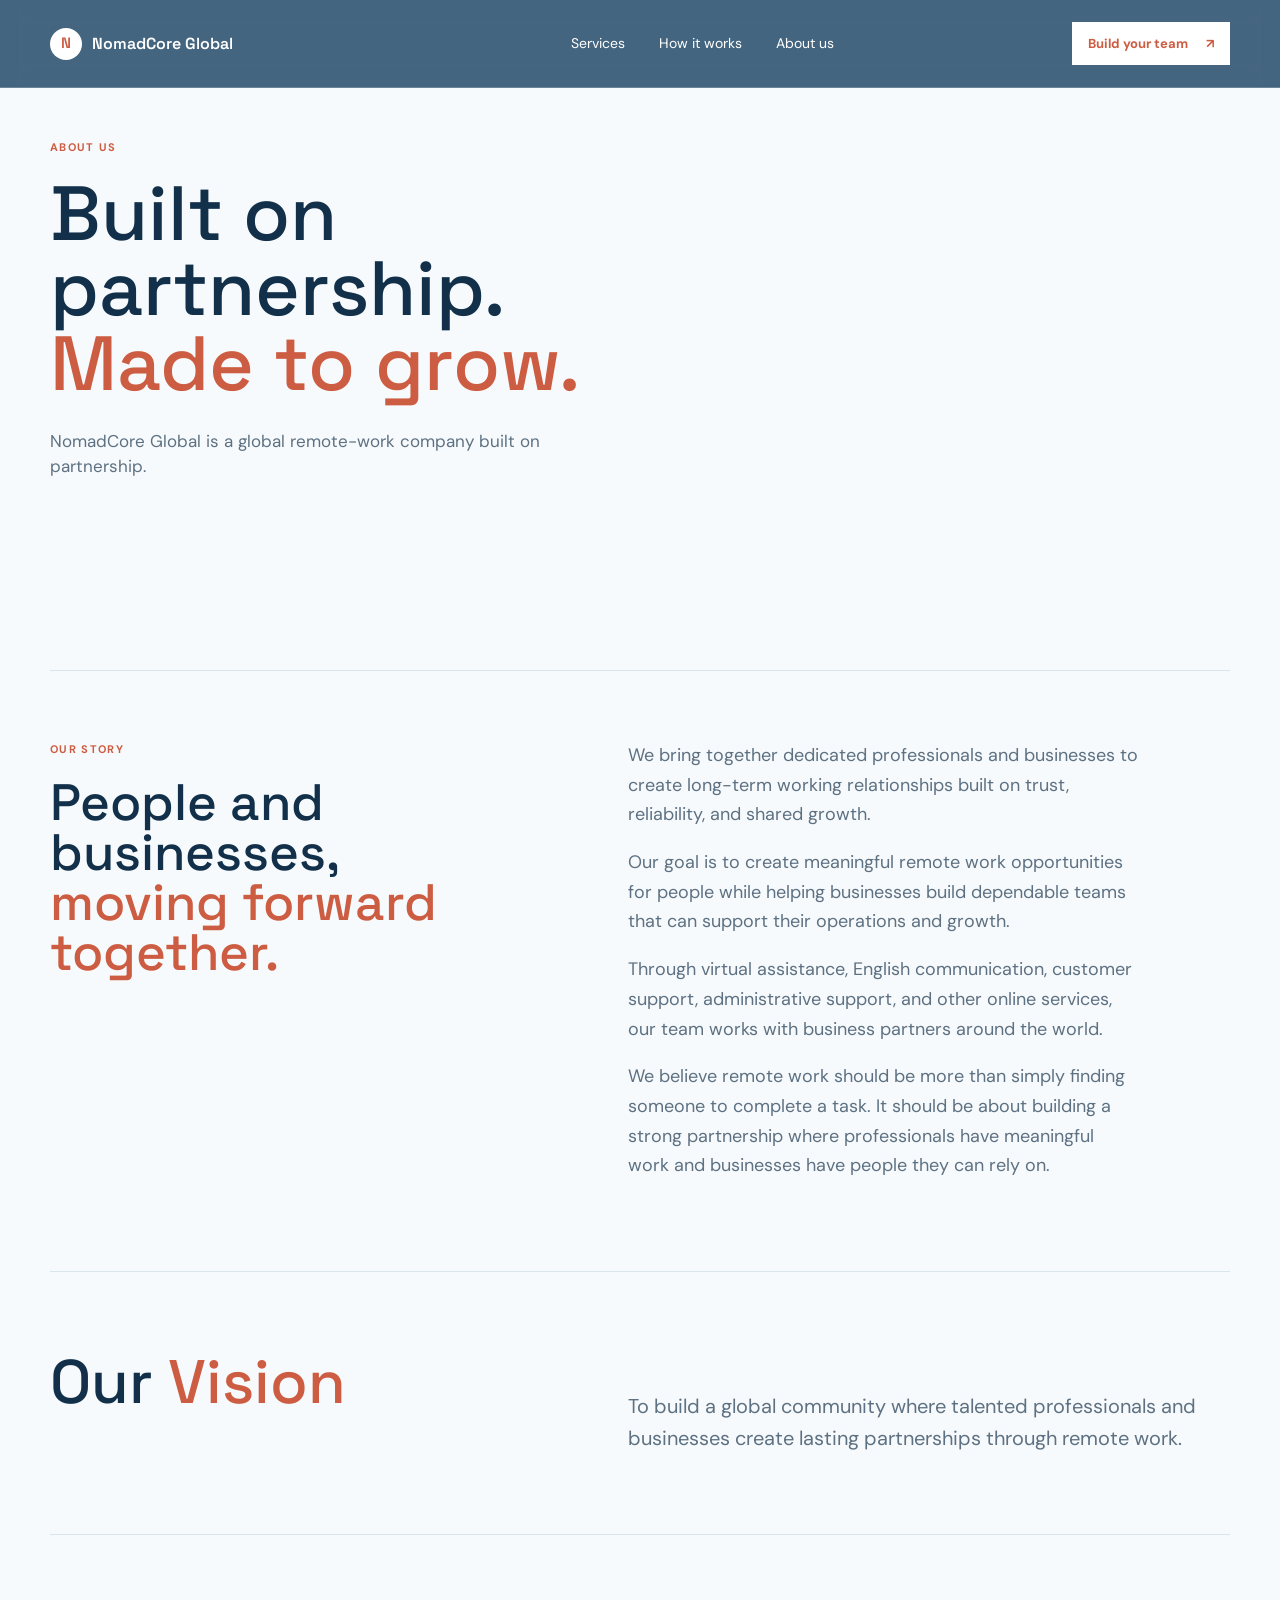
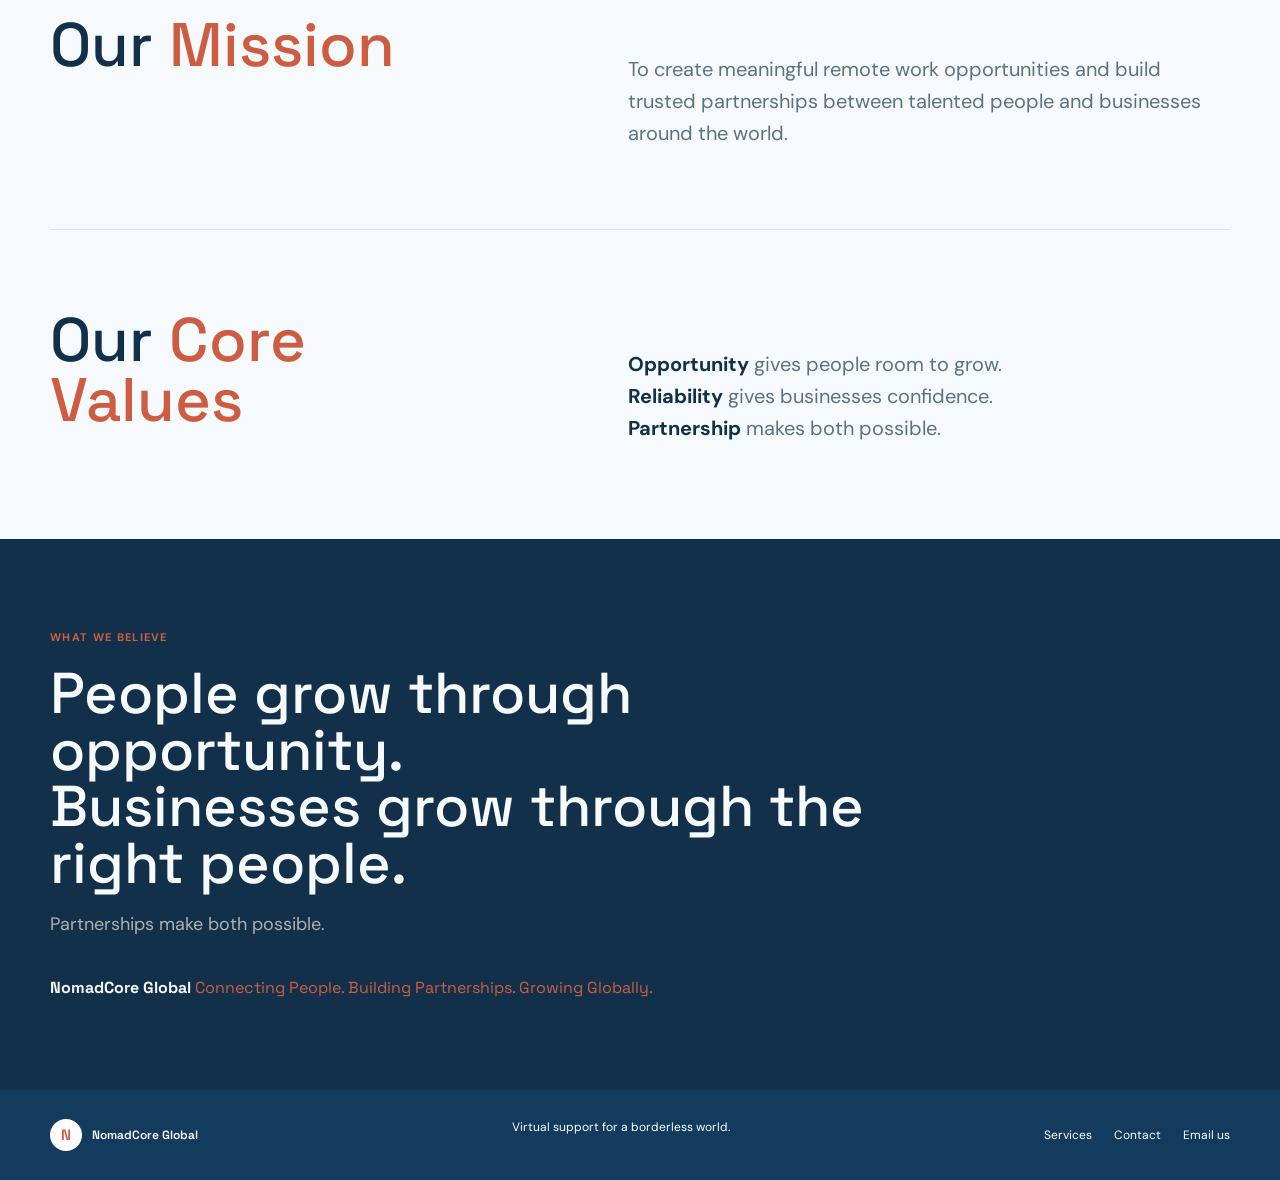
<file: about.html>
<!doctype html>
<html lang="en">
<head>
	<meta charset="utf-8">
	<meta name="viewport" content="width=device-width, initial-scale=1">
	<meta name="description" content="Learn about NomadCore Global, a remote-work company built on meaningful partnerships.">
	<title>About Us | NomadCore Global</title>
	<link rel="preconnect" href="https://fonts.googleapis.com">
	<link rel="preconnect" href="https://fonts.gstatic.com" crossorigin>
	<link href="https://fonts.googleapis.com/css2?family=DM+Sans:wght@400;500;600;700&family=Space+Grotesk:wght@500;600;700&display=swap" rel="stylesheet">
	<link href="https://cdn.jsdelivr.net/npm/bootstrap@5.3.8/dist/css/bootstrap.min.css" rel="stylesheet" integrity="sha384-sRIl4kxILFvY47J16cr9ZwB07vP4J8+LH7qKQnuqkuIAvNWLzeN8tE5YBujZqJLB" crossorigin="anonymous">
	<link rel="stylesheet" href="style.css">
</head>
<body>
	<header class="site-header">
		<a class="brand" href="index.html" aria-label="NomadCore Global home"><span class="brand-mark">N</span><span>NomadCore <strong>Global</strong></span></a>
		<button class="nav-toggle btn btn-outline-light" type="button" data-bs-toggle="collapse" data-bs-target="#site-navigation" aria-controls="site-navigation" aria-expanded="false" aria-label="Toggle navigation"><span aria-hidden="true">&#9776;</span></button><nav class="main-nav collapse" id="site-navigation" aria-label="Main navigation"><a href="services.html">Services</a><a href="how-it-works.html">How it works</a><a href="about.html">About us</a></nav>
		<a class="button button-small btn" href="contact.html">Build your team <span aria-hidden="true">↗</span></a>
	</header>
	<main>
		<section class="section-wrap about-intro"><p class="eyebrow">About us</p><h1>Built on partnership.<br><em>Made to grow.</em></h1><p class="hero-text">NomadCore Global is a global remote-work company built on partnership.</p></section>
		<section class="section-wrap about-story"><div><p class="eyebrow">Our story</p><h2>People and businesses, <em>moving forward together.</em></h2></div><div class="about-copy"><p>We bring together dedicated professionals and businesses to create long-term working relationships built on trust, reliability, and shared growth.</p><p>Our goal is to create meaningful remote work opportunities for people while helping businesses build dependable teams that can support their operations and growth.</p><p>Through virtual assistance, English communication, customer support, administrative support, and other online services, our team works with business partners around the world.</p><p>We believe remote work should be more than simply finding someone to complete a task. It should be about building a strong partnership where professionals have meaningful work and businesses have people they can rely on.</p></div></section>
		<section class="section-wrap about-focus"><div><h2>Our <em>Vision</em></h2></div><p>To build a global community where talented professionals and businesses create lasting partnerships through remote work.</p></section>
		<section class="section-wrap about-focus"><div><h2>Our <em>Mission</em></h2></div><p>To create meaningful remote work opportunities and build trusted partnerships between talented people and businesses around the world.</p></section>
		<section class="section-wrap about-focus about-values"><div><h2>Our <em>Core Values</em></h2></div><p><strong>Opportunity</strong> gives people room to grow.<br><strong>Reliability</strong> gives businesses confidence.<br><strong>Partnership</strong> makes both possible.</p></section>
		<section class="about-belief"><div class="section-wrap"><p class="eyebrow light">What we believe</p><h2>People grow through opportunity.<br>Businesses grow through the right people.</h2><p>Partnerships make both possible.</p><strong>NomadCore Global <em>Connecting People. Building Partnerships. Growing Globally.</em></strong></div></section>
	</main>
	<footer class="site-footer"><a class="brand" href="index.html"><span class="brand-mark">N</span><span>NomadCore <strong>Global</strong></span></a><p>Virtual support for a borderless world.</p><div class="footer-links"><a href="services.html">Services</a><a href="contact.html">Contact</a><a href="mailto:hello@nomadcore.global">Email us</a></div></footer>
</body>
<script src="https://cdn.jsdelivr.net/npm/bootstrap@5.3.8/dist/js/bootstrap.bundle.min.js"></script>
</html>
</file>
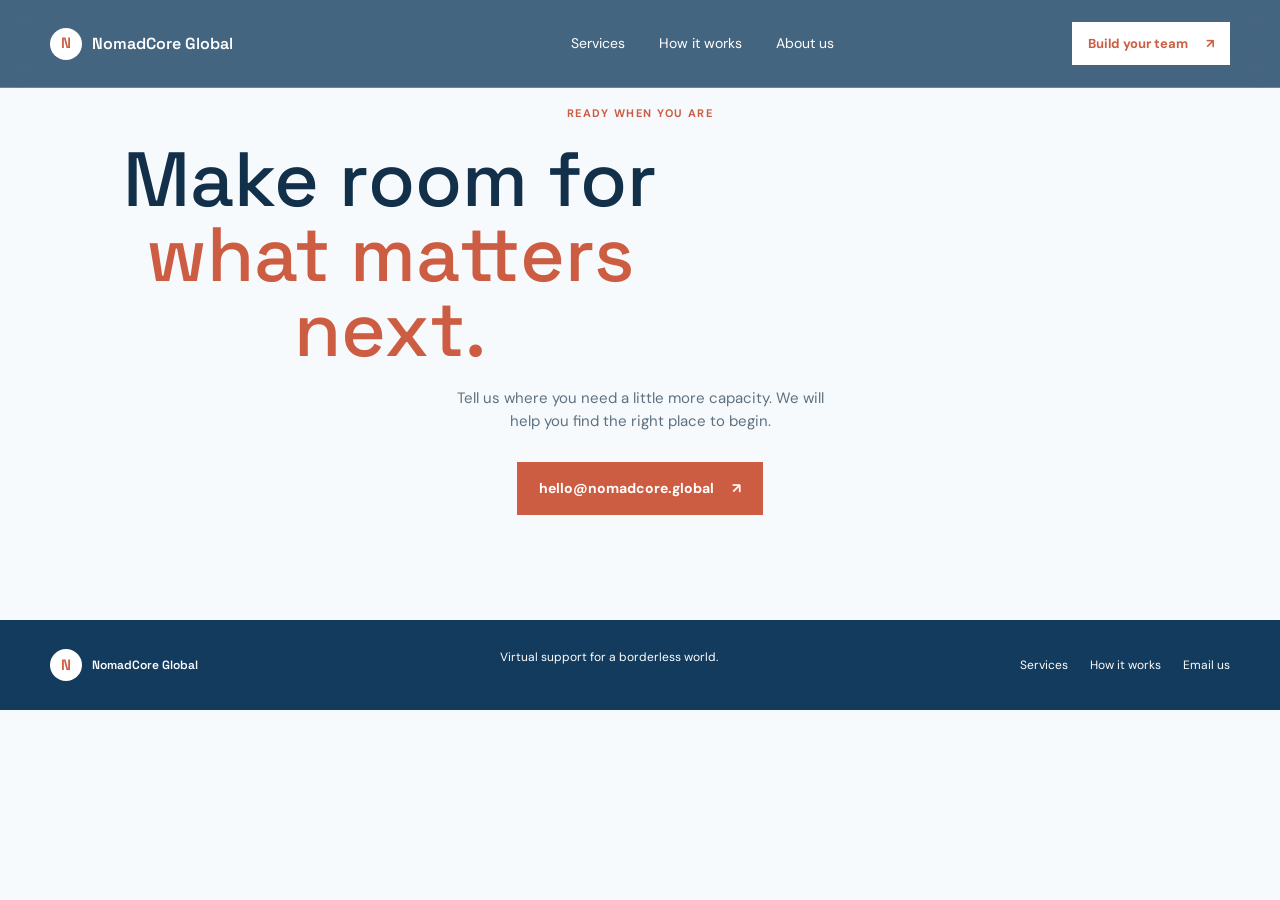
<file: contact.html>
<!doctype html>
<html lang="en">
<head>
    <meta charset="utf-8">
    <meta name="viewport" content="width=device-width, initial-scale=1">
    <meta name="description" content="Start a conversation with NomadCore Global about your remote support needs.">
    <title>Contact | NomadCore Global</title>
    <link rel="preconnect" href="https://fonts.googleapis.com">
    <link rel="preconnect" href="https://fonts.gstatic.com" crossorigin>
    <link href="https://fonts.googleapis.com/css2?family=DM+Sans:wght@400;500;600;700&family=Space+Grotesk:wght@500;600;700&display=swap" rel="stylesheet">
    <link href="https://cdn.jsdelivr.net/npm/bootstrap@5.3.8/dist/css/bootstrap.min.css" rel="stylesheet" integrity="sha384-sRIl4kxILFvY47J16cr9ZwB07vP4J8+LH7qKQnuqkuIAvNWLzeN8tE5YBujZqJLB" crossorigin="anonymous">
    <link rel="stylesheet" href="style.css">
</head>
<body>
    <header class="site-header">
        <a class="brand" href="index.html" aria-label="NomadCore Global home"><span class="brand-mark">N</span><span>NomadCore <strong>Global</strong></span></a>
        <button class="nav-toggle btn btn-outline-light" type="button" data-bs-toggle="collapse" data-bs-target="#site-navigation" aria-controls="site-navigation" aria-expanded="false" aria-label="Toggle navigation"><span aria-hidden="true">&#9776;</span></button><nav class="main-nav collapse" id="site-navigation" aria-label="Main navigation"><a href="services.html">Services</a><a href="how-it-works.html">How it works</a><a href="about.html">About us</a></nav>
        <a class="button button-small btn" href="contact.html">Build your team <span aria-hidden="true">↗</span></a>
    </header>
    <main>
        <section class="contact-section contact-page-section"><div class="section-wrap contact-inner"><p class="eyebrow">Ready when you are</p><h1>Make room for<br><em>what matters next.</em></h1><p>Tell us where you need a little more capacity. We will help you find the right place to begin.</p><a class="button button-light" href="mailto:hello@nomadcore.global">hello@nomadcore.global <span aria-hidden="true">↗</span></a></div></section>
    </main>
    <footer class="site-footer"><a class="brand" href="index.html"><span class="brand-mark">N</span><span>NomadCore <strong>Global</strong></span></a><p>Virtual support for a borderless world.</p><div class="footer-links"><a href="services.html">Services</a><a href="how-it-works.html">How it works</a><a href="mailto:hello@nomadcore.global">Email us</a></div></footer>
</body>
<script src="https://cdn.jsdelivr.net/npm/bootstrap@5.3.8/dist/js/bootstrap.bundle.min.js"></script>
</html>
</file>
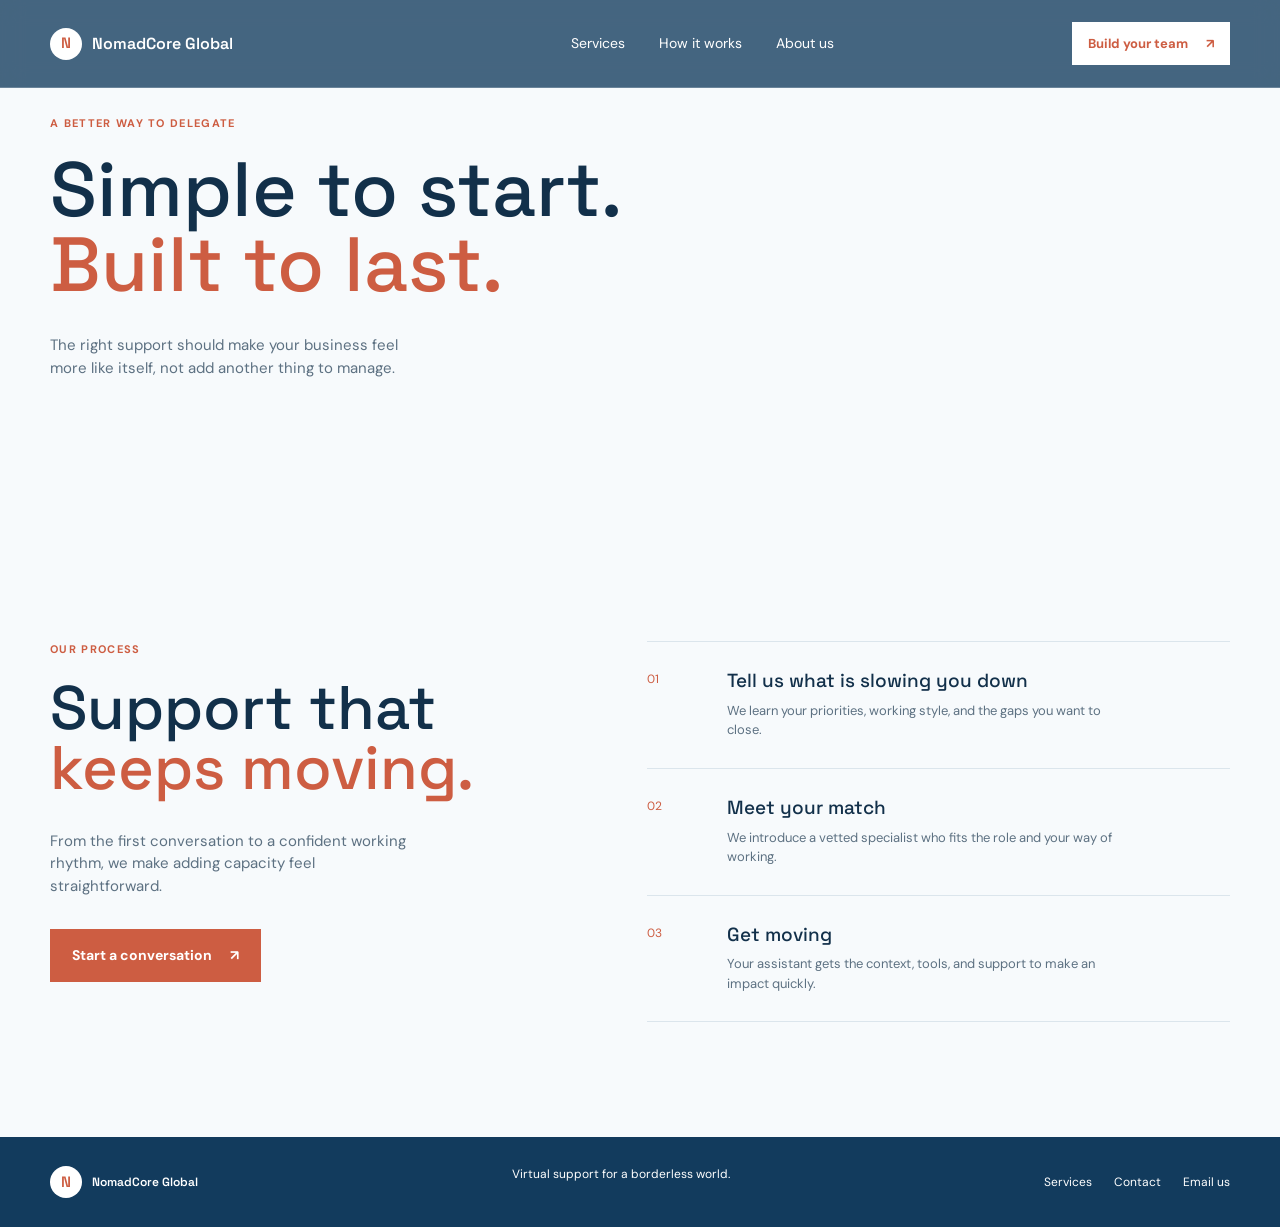
<file: how-it-works.html>
<!doctype html>
<html lang="en">
<head>
	<meta charset="utf-8">
	<meta name="viewport" content="width=device-width, initial-scale=1">
	<meta name="description" content="See how NomadCore Global helps growing businesses find and work with dependable virtual assistants.">
	<title>How It Works | NomadCore Global</title>
	<link rel="preconnect" href="https://fonts.googleapis.com">
	<link rel="preconnect" href="https://fonts.gstatic.com" crossorigin>
	<link href="https://fonts.googleapis.com/css2?family=DM+Sans:wght@400;500;600;700&family=Space+Grotesk:wght@500;600;700&display=swap" rel="stylesheet">
	<link href="https://cdn.jsdelivr.net/npm/bootstrap@5.3.8/dist/css/bootstrap.min.css" rel="stylesheet" integrity="sha384-sRIl4kxILFvY47J16cr9ZwB07vP4J8+LH7qKQnuqkuIAvNWLzeN8tE5YBujZqJLB" crossorigin="anonymous">
	<link rel="stylesheet" href="style.css">
</head>
<body>
	<header class="site-header">
		<a class="brand" href="index.html" aria-label="NomadCore Global home"><span class="brand-mark">N</span><span>NomadCore <strong>Global</strong></span></a>
		<button class="nav-toggle btn btn-outline-light" type="button" data-bs-toggle="collapse" data-bs-target="#site-navigation" aria-controls="site-navigation" aria-expanded="false" aria-label="Toggle navigation"><span aria-hidden="true">&#9776;</span></button><nav class="main-nav collapse" id="site-navigation" aria-label="Main navigation"><a href="services.html">Services</a><a href="how-it-works.html">How it works</a><a href="about.html">About us</a></nav>
		<a class="button button-small btn" href="contact.html">Build your team <span aria-hidden="true">↗</span></a>
	</header>
	<main>
		<section class="dark-section page-hero"><div class="section-wrap"><p class="eyebrow light">A better way to delegate</p><h1>Simple to start.<br><em>Built to last.</em></h1><p class="dark-copy">The right support should make your business feel more like itself, not add another thing to manage.</p></div></section>
		<section class="dark-section process-section"><div class="section-wrap process-layout"><div><p class="eyebrow light">Our process</p><h2>Support that<br><em>keeps moving.</em></h2><p class="dark-copy">From the first conversation to a confident working rhythm, we make adding capacity feel straightforward.</p><a class="button button-light" href="contact.html">Start a conversation <span aria-hidden="true">↗</span></a></div><div class="steps"><div class="step"><span>01</span><div><h3>Tell us what is slowing you down</h3><p>We learn your priorities, working style, and the gaps you want to close.</p></div></div><div class="step"><span>02</span><div><h3>Meet your match</h3><p>We introduce a vetted specialist who fits the role and your way of working.</p></div></div><div class="step"><span>03</span><div><h3>Get moving</h3><p>Your assistant gets the context, tools, and support to make an impact quickly.</p></div></div></div></div></section>
	</main>
	<footer class="site-footer"><a class="brand" href="index.html"><span class="brand-mark">N</span><span>NomadCore <strong>Global</strong></span></a><p>Virtual support for a borderless world.</p><div class="footer-links"><a href="services.html">Services</a><a href="contact.html">Contact</a><a href="mailto:hello@nomadcore.global">Email us</a></div></footer>
</body>
<script src="https://cdn.jsdelivr.net/npm/bootstrap@5.3.8/dist/js/bootstrap.bundle.min.js"></script>
</html>
</file>
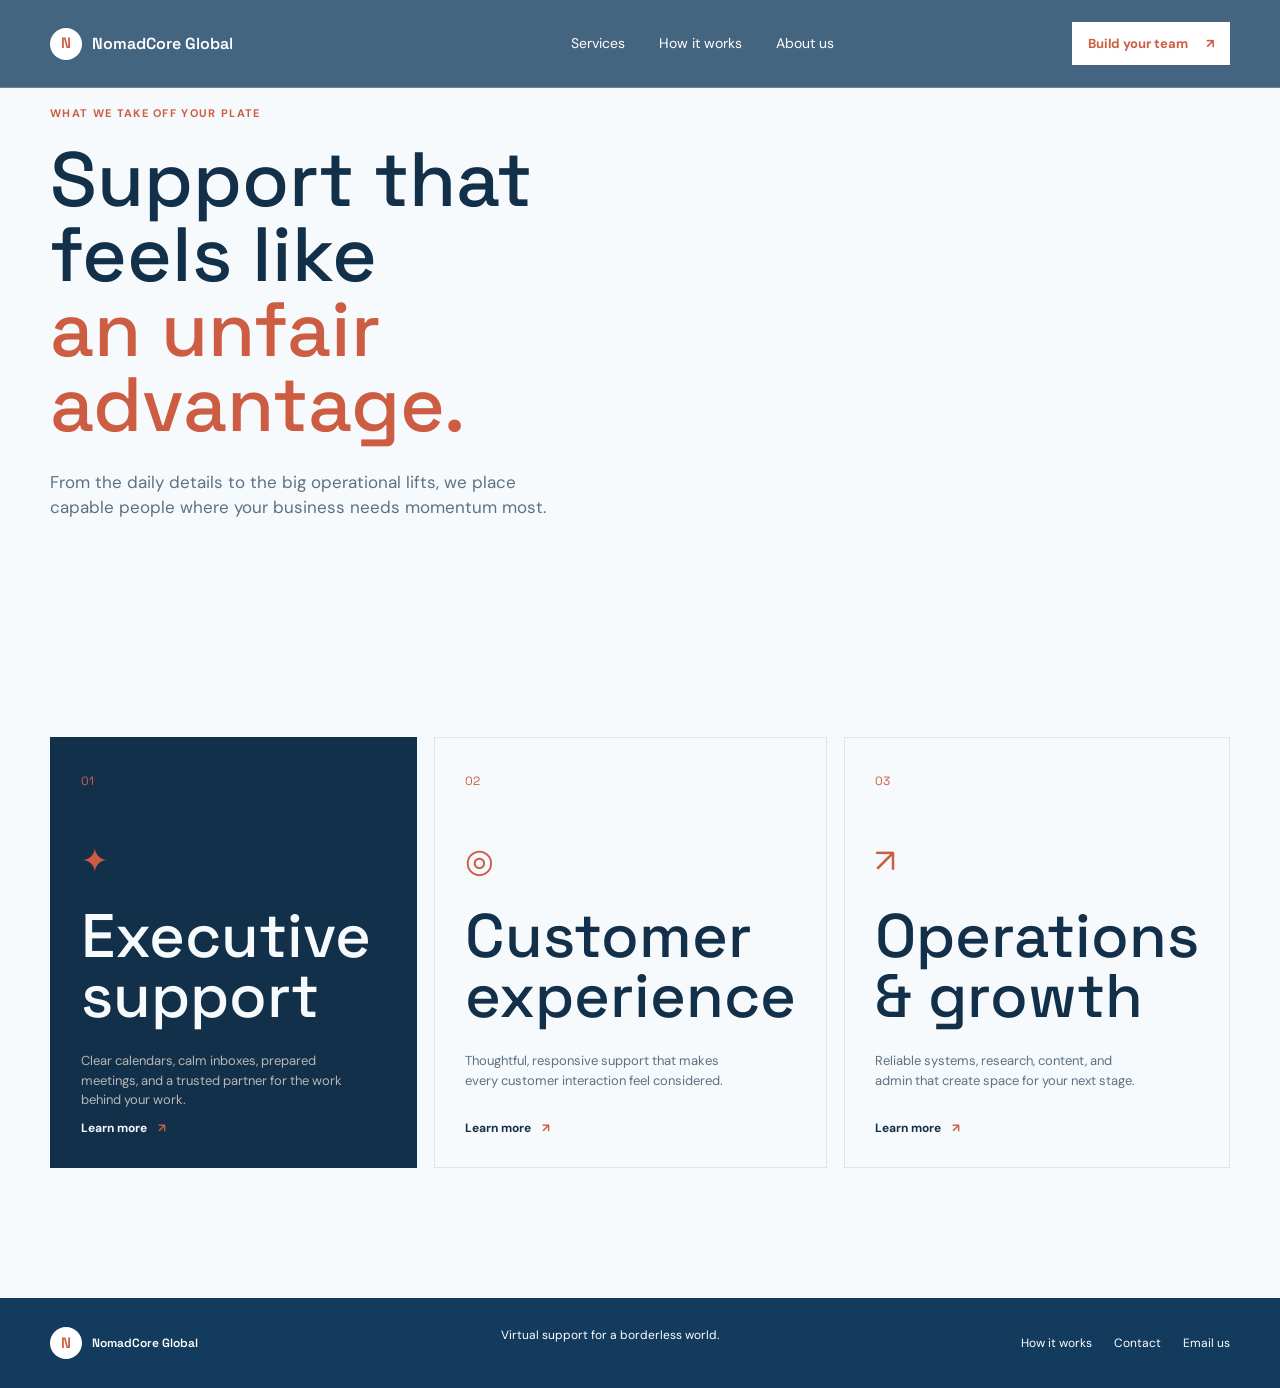
<file: services.html>
<!doctype html>
<html lang="en">
<head>
    <meta charset="utf-8">
    <meta name="viewport" content="width=device-width, initial-scale=1">
    <meta name="description" content="Explore the executive, customer experience, and operations support services from NomadCore Global.">
    <title>Services | NomadCore Global</title>
    <link rel="preconnect" href="https://fonts.googleapis.com">
    <link rel="preconnect" href="https://fonts.gstatic.com" crossorigin>
    <link href="https://fonts.googleapis.com/css2?family=DM+Sans:wght@400;500;600;700&family=Space+Grotesk:wght@500;600;700&display=swap" rel="stylesheet">
    <link href="https://cdn.jsdelivr.net/npm/bootstrap@5.3.8/dist/css/bootstrap.min.css" rel="stylesheet" integrity="sha384-sRIl4kxILFvY47J16cr9ZwB07vP4J8+LH7qKQnuqkuIAvNWLzeN8tE5YBujZqJLB" crossorigin="anonymous">
    <link rel="stylesheet" href="style.css">
</head>
<body>
    <header class="site-header">
        <a class="brand" href="index.html" aria-label="NomadCore Global home"><span class="brand-mark">N</span><span>NomadCore <strong>Global</strong></span></a>
        <button class="nav-toggle btn btn-outline-light" type="button" data-bs-toggle="collapse" data-bs-target="#site-navigation" aria-controls="site-navigation" aria-expanded="false" aria-label="Toggle navigation"><span aria-hidden="true">&#9776;</span></button><nav class="main-nav collapse" id="site-navigation" aria-label="Main navigation"><a href="services.html">Services</a><a href="how-it-works.html">How it works</a><a href="about.html">About us</a></nav>
        <a class="button button-small btn" href="contact.html">Build your team <span aria-hidden="true">↗</span></a>
    </header>
    <main>
        <section class="section-wrap page-intro"><p class="eyebrow">What we take off your plate</p><h1>Support that feels like<br><em>an unfair advantage.</em></h1><p class="hero-text">From the daily details to the big operational lifts, we place capable people where your business needs momentum most.</p></section>
        <section class="section-wrap services-section services-page-section"><div class="service-grid"><article class="service-card featured"><span class="service-number">01</span><div class="service-icon">✦</div><h2>Executive support</h2><p>Clear calendars, calm inboxes, prepared meetings, and a trusted partner for the work behind your work.</p><a href="contact.html">Learn more <span>↗</span></a></article><article class="service-card"><span class="service-number">02</span><div class="service-icon">◎</div><h2>Customer experience</h2><p>Thoughtful, responsive support that makes every customer interaction feel considered.</p><a href="contact.html">Learn more <span>↗</span></a></article><article class="service-card"><span class="service-number">03</span><div class="service-icon">↗</div><h2>Operations &amp; growth</h2><p>Reliable systems, research, content, and admin that create space for your next stage.</p><a href="contact.html">Learn more <span>↗</span></a></article></div></section>
    </main>
    <footer class="site-footer"><a class="brand" href="index.html"><span class="brand-mark">N</span><span>NomadCore <strong>Global</strong></span></a><p>Virtual support for a borderless world.</p><div class="footer-links"><a href="how-it-works.html">How it works</a><a href="contact.html">Contact</a><a href="mailto:hello@nomadcore.global">Email us</a></div></footer>
</body>
<script src="https://cdn.jsdelivr.net/npm/bootstrap@5.3.8/dist/js/bootstrap.bundle.min.js"></script>
</html>
</file>
<file: style.css>
:root { --ink: #12304a; --muted: #5d7182; --cream: #f7fafc; --red: #CD5D42; --red-dark: #a94632; --maroon: #123b5d; --line: #dbe5ec; --coral: var(--red); }
* { box-sizing: border-box; }
html { scroll-behavior: smooth; }
body { margin: 0; color: var(--ink); background: var(--cream); font-family: "DM Sans", sans-serif; line-height: 1.5; }
a { color: inherit; text-decoration: none; }
.site-header, .site-footer, .section-wrap { width: min(1180px, calc(100% - 96px)); margin-inline: auto; }
.site-header { position: fixed; top: 0; right: 0; left: 0; z-index: 1030; display: flex; align-items: center; justify-content: space-between; width: 100%; max-width: none; height: 88px; min-height: 88px; padding: 24px max(48px, calc((100% - 1180px) / 2)); color: white; background: rgba(18, 59, 93, .78); border-bottom: 1px solid rgba(255, 255, 255, .2); backdrop-filter: blur(12px); -webkit-backdrop-filter: blur(12px); }
.brand { display: inline-flex; align-items: center; gap: 10px; font-family: "Space Grotesk", sans-serif; font-weight: 600; letter-spacing: 0; }
.brand strong { color: white; font-weight: 600; }
.brand-mark { display: grid; place-items: center; width: 32px; height: 32px; color: var(--red); background: white; border-radius: 50%; font-size: 15px; }
.main-nav { display: flex; gap: 34px; margin-left: 100px; color: white; font-size: 14px; }
.main-nav a, .footer-links a { transition: opacity .2s ease; }.main-nav a:hover, .footer-links a:hover { opacity: .7; }
.site-header .button-small { color: var(--red); background: white; border-color: white; }
.button { display: inline-flex; align-items: center; gap: 18px; padding: 15px 21px; color: white; background: var(--red); border: 1px solid var(--red); border-radius: 0; font-weight: 700; font-size: 14px; transition: transform .2s ease, background .2s ease; }.button:hover { transform: translateY(-3px); color: white; background: var(--red-dark); border-color: var(--red-dark); }.button-small { padding: 11px 15px; font-size: 13px; }
.hero { display: grid; grid-template-columns: 1fr .87fr; gap: 90px; align-items: center; min-height: 670px; padding: 140px 0 100px; }
.eyebrow { display: flex; align-items: center; gap: 9px; margin: 0 0 20px; color: var(--coral); font-size: 11px; font-weight: 700; letter-spacing: .12em; text-transform: uppercase; }.eyebrow-dot { width: 7px; height: 7px; background: var(--coral); border-radius: 50%; }
h1, h2, h3, p { margin-top: 0; } h1, h2 { font-family: "Space Grotesk", sans-serif; letter-spacing: 0; line-height: .98; } h1 { max-width: 680px; margin-bottom: 27px; font-size: clamp(48px, 6vw, 82px); } h2 { margin-bottom: 25px; font-size: clamp(38px, 4.8vw, 62px); } em { color: var(--red); font-style: normal; }
.hero-text { max-width: 500px; color: var(--muted); font-size: 17px; }.hero-actions { display: flex; align-items: center; gap: 28px; margin-top: 35px; }.text-link { display: inline-flex; gap: 11px; align-items: center; border-bottom: 1px solid var(--ink); padding-bottom: 4px; font-size: 14px; font-weight: 700; }.text-link span { color: var(--coral); }
.page-intro, .about-page-intro { padding: 105px 0 80px; }.page-intro h1, .about-page-intro h1 { margin-bottom: 27px; }.page-hero { padding: 105px 0 95px; }.page-hero h1 { margin-bottom: 0; }.process-section { padding-top: 0; }.services-page-section { padding-top: 0; }.about-page-section { padding-top: 45px; }.contact-page-section { min-height: 520px; display: grid; place-items: center; }
.hero-proof { display: flex; align-items: center; gap: 14px; margin-top: 70px; color: var(--muted); font-size: 11px; line-height: 1.45; }.hero-proof strong { color: var(--ink); font-size: 12px; }.avatar-stack { display: flex; padding-left: 6px; }.avatar-stack span { display: grid; place-items: center; width: 32px; height: 32px; margin-left: -6px; border: 2px solid var(--cream); border-radius: 50%; background: var(--red); color: white; font-size: 9px; font-weight: 700; }.avatar-stack span:nth-child(2) { background: #777; }.avatar-stack span:nth-child(3) { background: #aaa; }
.hero-visual { position: relative; }.visual-frame { position: relative; height: 545px; margin-right: 35px; overflow: hidden; border: 1px solid var(--line); border-radius: 0 0 110px 0; }.visual-frame::after { position: absolute; inset: 0; content: ""; background: linear-gradient(180deg, transparent 55%, rgba(24,24,24,.33)); }.visual-frame img { width: 100%; height: 100%; object-fit: cover; }.location-note { position: absolute; left: -37px; bottom: -17px; display: flex; align-items: center; gap: 10px; padding: 14px 18px; color: white; background: var(--red); font-size: 11px; line-height: 1.2; }.location-note > span:first-child { font-size: 22px; }.location-note strong { font-size: 13px; }
.marquee { overflow: hidden; color: var(--cream); background: var(--ink); }.marquee-inner { display: flex; justify-content: space-around; align-items: center; min-width: 850px; padding: 18px 0; font-family: "Space Grotesk", sans-serif; font-size: 12px; letter-spacing: 0; }.marquee i { color: var(--red); font-style: normal; }
.services-section { padding: 120px 0 130px; }.section-heading { display: flex; justify-content: space-between; gap: 50px; align-items: end; margin-bottom: 55px; }.section-heading h2 { margin-bottom: 0; }.section-intro { max-width: 310px; margin-bottom: 5px; color: var(--muted); font-size: 15px; }.service-grid { display: grid; grid-template-columns: repeat(3, 1fr); gap: 17px; }.service-card { position: relative; min-height: 355px; padding: 30px; border: 1px solid var(--line); transition: transform .2s ease, box-shadow .2s ease; }.service-card:hover { transform: translateY(-6px); box-shadow: 0 16px 28px rgba(24,24,24,.08); }.service-card.featured { color: var(--cream); background: var(--ink); border-color: var(--ink); }.service-number { color: var(--red); font-family: "Space Grotesk", sans-serif; font-size: 12px; }.service-icon { margin: 44px 0 21px; color: var(--red); font-size: 33px; }.service-card h3 { margin-bottom: 12px; font-family: "Space Grotesk", sans-serif; font-size: 22px; letter-spacing: 0; }.service-card p { max-width: 270px; margin-bottom: 27px; color: var(--muted); font-size: 13px; }.featured p { color: #b7b7b7; }.service-card a { position: absolute; bottom: 30px; font-size: 12px; font-weight: 700; }.service-card a span { margin-left: 8px; color: var(--red); }
.dark-section { padding: 115px 0; color: var(--ink); background: var(--cream); }.process-layout { display: grid; grid-template-columns: .8fr 1fr; gap: 130px; }.light { color: var(--red); }.dark-copy { max-width: 370px; margin: 32px 0; color: var(--muted); font-size: 15px; }.button-light { color: white; background: var(--red); border-color: var(--red); }.steps { border-top: 1px solid var(--line); }.step { display: grid; grid-template-columns: 60px 1fr; gap: 20px; padding: 28px 0; border-bottom: 1px solid var(--line); }.step > span { color: var(--red); font-size: 12px; }.step h3 { margin-bottom: 8px; color: var(--ink); font-family: "Space Grotesk", sans-serif; font-size: 19px; letter-spacing: 0; }.step p { max-width: 400px; margin: 0; color: var(--muted); font-size: 13px; }
.about-section { display: grid; grid-template-columns: 1fr 1.1fr; gap: 130px; align-items: center; padding: 140px 0; }.about-stat { display: flex; align-items: center; gap: 20px; padding-left: 15%; }.about-stat strong { color: var(--red); font-family: "Space Grotesk", sans-serif; font-size: 130px; letter-spacing: 0; line-height: .8; }.about-stat span { color: var(--muted); font-size: 13px; }.about-copy { max-width: 510px; }.about-copy p:not(.eyebrow) { color: var(--muted); font-size: 16px; }
.about-intro { display: flex; min-height: 670px; flex-direction: column; justify-content: center; padding: 65px 0 100px; }.about-intro h1 { max-width: 680px; margin-bottom: 27px; font-size: clamp(48px, 6vw, 82px); }.about-intro .hero-text { max-width: 500px; font-size: 17px; }.about-story { display: grid; grid-template-columns: .9fr 1.1fr; gap: 85px; padding: 70px 0 90px; border-top: 1px solid var(--line); }.about-story h2 { max-width: 440px; font-size: clamp(36px, 4vw, 55px); }.about-story .about-copy p { margin-bottom: 18px; font-size: 18px; line-height: 1.65; }.about-story .about-copy p:last-child { margin-bottom: 0; }.about-focus { display: grid; grid-template-columns: .9fr 1.1fr; gap: 85px; align-items: start; padding: 80px 0; border-top: 1px solid var(--line); }.about-focus h2 { max-width: 440px; margin: 0; font-size: clamp(36px, 4vw, 55px); }.about-focus > p { max-width: 600px; margin: 38px 0 0; color: var(--muted); font-size: 20px; line-height: 1.6; }.about-focus strong { color: var(--ink); }.about-values { padding-bottom: 95px; }.about-belief { padding: 90px 0; color: var(--cream); background: var(--ink); }.about-belief h2 { max-width: 850px; margin-bottom: 20px; font-size: clamp(34px, 4.5vw, 60px); }.about-belief > .section-wrap > p:not(.eyebrow) { color: #b0b0b0; font-size: 18px; }.about-belief > .section-wrap > strong { display: block; margin-top: 38px; font-family: "Space Grotesk", sans-serif; font-size: 16px; }.about-belief em { color: var(--red); font-weight: 400; }
.contact-section { padding: 105px 0; color: var(--ink); background: var(--cream); }.contact-inner { text-align: center; }.contact-section .eyebrow { justify-content: center; color: var(--red); }.contact-section h2, .contact-section h1 { margin-bottom: 20px; }.contact-section p:not(.eyebrow) { max-width: 400px; margin: 0 auto 30px; color: var(--muted); font-size: 15px; }.contact-section em { color: var(--red); }
.site-footer { display: flex; align-items: center; justify-content: space-between; gap: 25px; width: 100%; max-width: none; min-height: 88px; padding: 28px max(48px, calc((100% - 1180px) / 2)); color: white; background: var(--maroon); font-size: 12px; }.site-footer p { color: white; }.footer-links { display: flex; gap: 22px; color: white; }
@media (max-width: 800px) { .site-header { width: 100%; height: 80px; min-height: 80px; padding: 20px; }.site-footer { width: 100%; min-height: 80px; padding: 24px 20px; }.section-wrap { width: min(100% - 40px, 560px); }.main-nav { display: none; }.site-header .button-small { display: inline-flex; }.hero { display: block; padding: 95px 0 85px; }.hero h1 { font-size: clamp(47px, 13vw, 70px); }.hero-visual { margin-top: 70px; }.visual-frame { height: 430px; margin-right: 20px; }.location-note { left: -12px; }.page-intro, .about-page-intro, .page-hero, .about-intro { padding: 95px 0 55px; }.section-heading, .process-layout, .about-section, .about-story, .about-pillars { display: block; }.section-heading { margin-bottom: 36px; }.section-intro { margin-top: 25px; }.service-grid { grid-template-columns: 1fr; }.service-card { min-height: 315px; }.process-layout > div:first-child { margin-bottom: 65px; }.about-stat { justify-content: center; padding: 0; margin-bottom: 80px; }.about-stat strong { font-size: 110px; }.about-story, .about-pillars { padding: 75px 0 85px; }.about-story .about-copy, .about-pillars .pillar-list { margin-top: 45px; }.about-belief { padding: 80px 0; }.about-belief > .section-wrap > strong { line-height: 1.5; }.site-footer { align-items: flex-start; flex-direction: column; }.site-footer p { margin-bottom: 0; }.footer-links { flex-wrap: wrap; } }
@media (max-width: 440px) { .site-header .button-small { padding: 9px; font-size: 11px; }.brand { font-size: 13px; }.hero-actions { align-items: flex-start; flex-direction: column; gap: 22px; }.availability-card { bottom: 22px; }.marquee-inner { gap: 28px; justify-content: flex-start; }.contact-section { padding: 80px 0; } }
.pillar-list article { display: block; }.pillar-list h3 { letter-spacing: 0; font-size: clamp(25px, 3vw, 42px); }.pillar-list article p { grid-column: auto; }.about-belief > .section-wrap > p:not(.eyebrow) { color: #b0b0b0; }.about-belief em { color: var(--red); }
@media (min-width: 801px) { .pillar-list article { display: block; }.pillar-list article h3, .pillar-list article p { display: block; }.pillar-list article h3 { font-size: clamp(28px, 3vw, 42px); }.pillar-list article p { max-width: 600px; margin-top: 12px; font-size: 17px; } }
.nav-toggle { display: none; }
@media (min-width: 801px) { .main-nav.collapse:not(.show) { display: flex; } }
@media (max-width: 800px) { .nav-toggle { display: inline-flex; order: 2; padding: 9px 12px; color: white; border-color: rgba(255, 255, 255, .7); }.site-header .button-small { display: none; }.main-nav { position: absolute; top: 100%; right: 20px; left: 20px; display: none; flex-direction: column; gap: 0; margin: 0; padding: 10px 16px; color: var(--ink); background: var(--cream); box-shadow: 0 12px 24px rgba(18, 48, 74, .12); }.main-nav.show { display: flex !important; }.main-nav a { padding: 10px 0; color: var(--ink); border-bottom: 1px solid var(--line); }.main-nav a:last-child { border-bottom: 0; } }
@media (max-width: 800px) { .about-intro { display: block; min-height: 0; padding: 95px 0 55px; }.about-intro h1 { font-size: clamp(48px, 13vw, 70px); } }
@media (max-width: 800px) { .about-focus { display: block; padding: 60px 0 70px; }.about-focus > p { margin-top: 30px; font-size: 18px; }.about-values { padding-bottom: 75px; } }
.about-focus h2 { font-size: clamp(38px, 4.8vw, 62px); }
@media (max-width: 800px) { .about-focus h2 { font-size: clamp(38px, 10vw, 56px); } }
</file>
